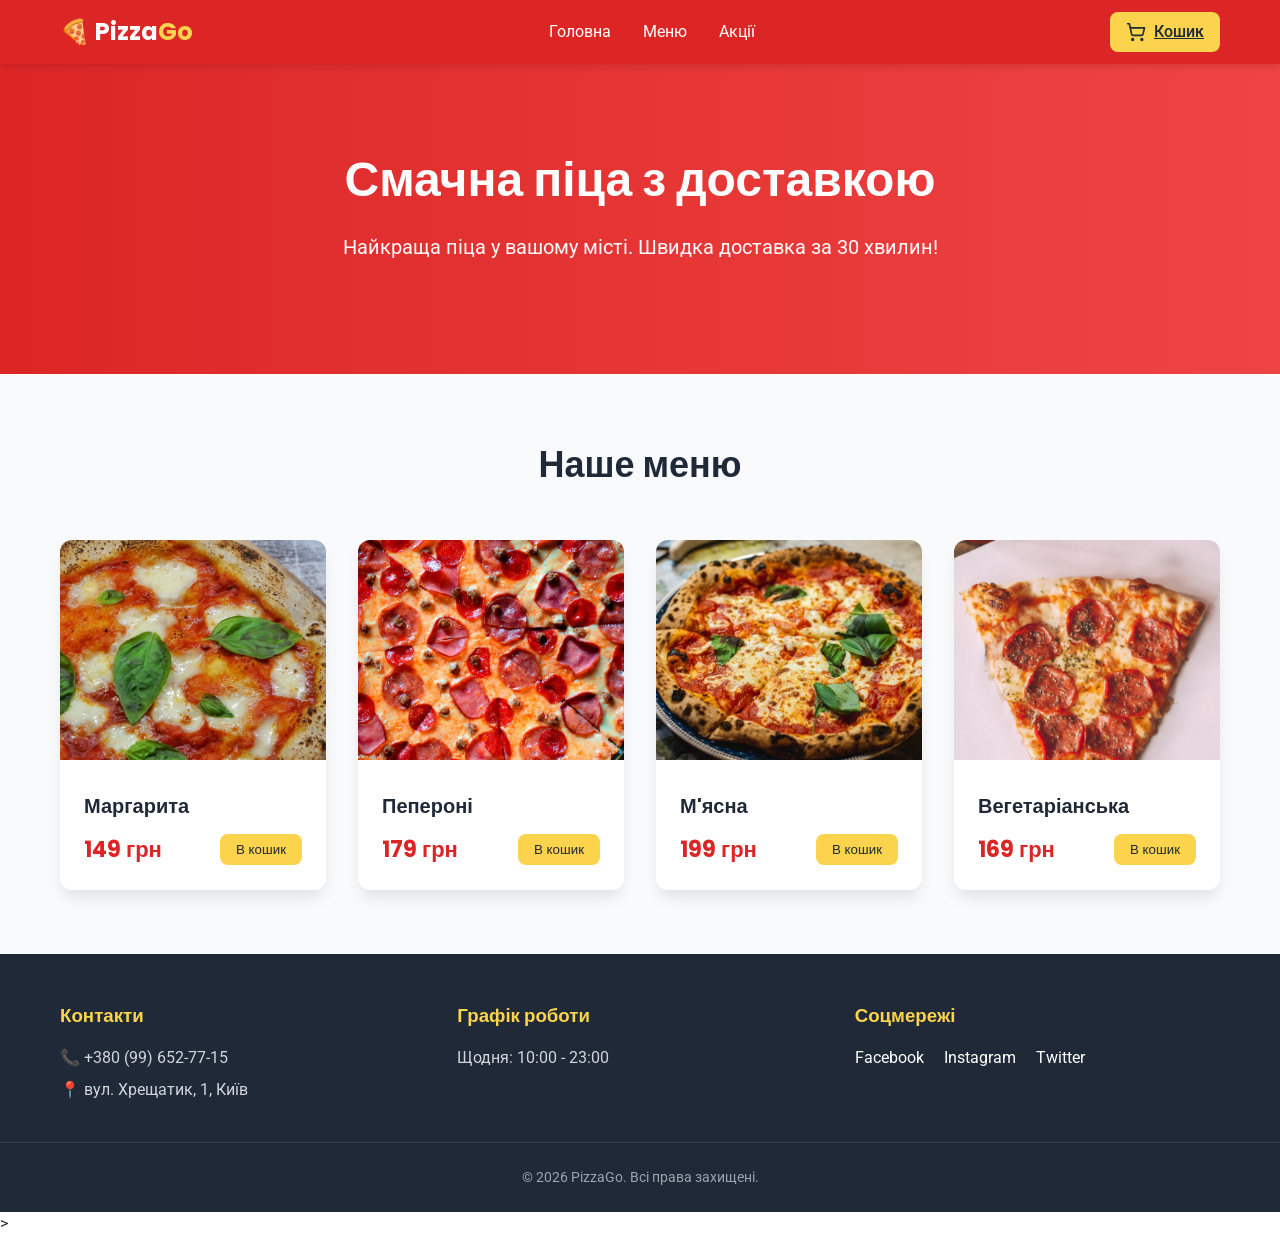
<file: index.html>
<!DOCTYPE html>
<html lang="uk">
<head>
    <meta charset="UTF-8">
    <meta name="viewport" content="width=device-width, initial-scale=1.0">
    <title>PizzaGo — Смачна піца з доставкою</title>
    <link rel="preconnect" href="https://fonts.googleapis.com">
    <link rel="preconnect" href="https://fonts.gstatic.com" crossorigin>
    <link href="https://fonts.googleapis.com/css2?family=Poppins:wght@400;600;700&family=Roboto:wght@400;500;700&display=swap" rel="stylesheet">
    <link rel="stylesheet" href="style.css">
</head>
<body>

    <header class="header">
        <div class="container header-container">
            <div class="logo">
                <span>🍕 Pizza</span><span class="logo-accent">Go</span>
            </div>
            
            <nav class="nav-menu" id="navMenu">
                <a href="#" class="nav-link">Головна</a>
                <a href="#menu" class="nav-link">Меню</a>
                <a href="#" class="nav-link">Акції</a>
            </nav>

            <div class="header-actions">
                <a href="cart.html" class="cart-btn" id="cartBtn">
                    <svg width="20" height="20" viewBox="0 0 24 24" fill="none" stroke="currentColor" stroke-width="2" stroke-linecap="round" stroke-linejoin="round"><circle cx="8" cy="21" r="1"/><circle cx="19" cy="21" r="1"/><path d="M2.05 2.05h2l2.66 12.42a2 2 0 0 0 2 1.58h9.78a2 2 0 0 0 1.95-1.57l1.65-7.43H5.12"/></svg>
                    <span>Кошик</span>
                    <span class="cart-count" id="cartCount">0</span>
                </a>
                <button class="menu-toggle" id="menuToggle">☰</button>
            </div>
        </div>
    </header>

    <section class="hero">
        <div class="hero-container">
            <h1>Смачна піца з доставкою</h1>
            <p>Найкраща піца у вашому місті. Швидка доставка за 30 хвилин!</p>
        </div>
    </section>

    <section id="menu" class="menu-section">
        <div class="container">
            <h2 class="section-title">Наше меню</h2>
            <div class="pizza-grid" id="pizzaGrid"></div>
        </div>
    </section>

    <footer class="footer">
        <div class="container footer-grid">
            <div>
                <h3>Контакти</h3>
                <p>📞 +380 (99) 652-77-15</p>
                <p>📍 вул. Хрещатик, 1, Київ</p>
            </div>
            <div>
                <h3>Графік роботи</h3>
                <p>Щодня: 10:00 - 23:00</p>
            </div>
            <div>
                <h3>Соцмережі</h3>
                <div class="social-links">
                    <a href="#">Facebook</a>
                    <a href="#">Instagram</a>
                    <a href="#">Twitter</a>
                </div>
            </div>
        </div>
        <div class="footer-bottom">
            <p>© 2026 PizzaGo. Всі права захищені.</p>
        </div>
    </footer>

    <script src="script.js"></script>
</body>
</html>>
</file>
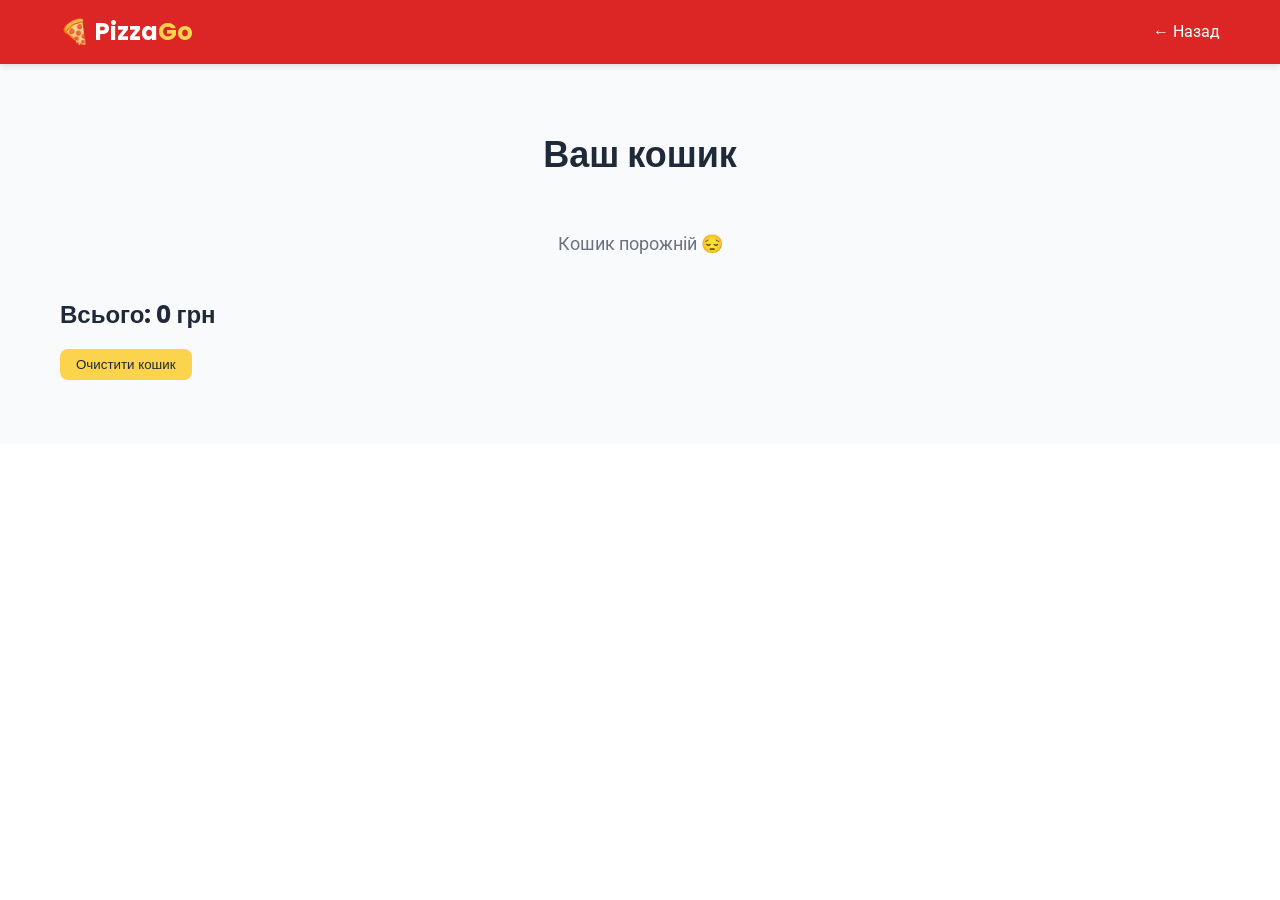
<file: cart.html>
<!DOCTYPE html>
<html lang="uk">
<head>
    <meta charset="UTF-8">
    <meta name="viewport" content="width=device-width, initial-scale=1.0">
    <title>Кошик - PizzaGo</title>
    <link rel="preconnect" href="https://fonts.googleapis.com">
    <link rel="preconnect" href="https://fonts.gstatic.com" crossorigin>
    <link href="https://fonts.googleapis.com/css2?family=Poppins:wght@400;600;700&family=Roboto:wght@400;500;700&display=swap" rel="stylesheet">
    <link rel="stylesheet" href="style.css">
</head>
<body>

<header class="header">
    <div class="container header-container">
        <div class="logo">
            <span>🍕 Pizza</span><span class="logo-accent">Go</span>
        </div>
        <a href="index.html" class="nav-link">← Назад</a>
    </div>
</header>

<section class="menu-section">
    <div class="container">
        <h2 class="section-title">Ваш кошик</h2>
        <div class="pizza-grid" id="cartItems"></div>
        <div style="margin-top: 40px; text-align: left;">
            <h2 id="cartTotal" style="margin-bottom: 16px; font-family: 'Poppins', sans-serif;">Всього: 0 грн</h2>
            <button onclick="clearCart()" class="btn-add">Очистити кошик</button>
        </div>
    </div>
</section>

<script src="cart.js"></script>
</body>
</html>
</file>
<file: style.css>
* {
    margin: 0;
    padding: 0;
    box-sizing: border-box;
}

html {
  scroll-behavior: smooth;
}

body {
    font-family: 'Roboto', sans-serif;
    background-color: #ffffff;
    color: #1F2937;
    line-height: 1.5;
}

.container {
    max-width: 1200px;
    margin: 0 auto;
    padding: 0 20px;
}

.header {
    background-color: #DC2626;
    color: white;
    position: sticky;
    top: 0;
    z-index: 50;
    box-shadow: 0 4px 6px -1px rgba(0, 0, 0, 0.1);
}

.header-container {
    display: flex;
    justify-content: space-between;
    align-items: center;
    height: 64px;
}

.logo {
    font-family: 'Poppins', sans-serif;
    font-size: 24px;
    font-weight: bold;
}

.logo-accent {
    color: #FCD34D;
}

.nav-menu {
    display: flex;
    gap: 32px;
}

.nav-link {
    color: white;
    text-decoration: none;
    transition: color 0.2s;
}

.nav-link:hover {
    color: #FCD34D;
}

.header-actions {
    display: flex;
    align-items: center;
    gap: 12px;
}

.cart-btn {
    display: flex;
    align-items: center;
    gap: 8px;
    background-color: #FCD34D;
    color: #1F2937;
    border: none;
    padding: 8px 16px;
    border-radius: 8px;
    font-weight: 500;
    cursor: pointer;
    transition: background-color 0.2s;
}

.cart-btn:hover {
    background-color: #FDE047;
}

.cart-count {
    background-color: #DC2626;
    color: white;
    border-radius: 50%;
    width: 22px;
    height: 22px;
    display: none;
    align-items: center;
    justify-content: center;
    font-size: 12px;
    font-weight: bold;
}

.menu-toggle {
    display: none;
    background: none;
    border: none;
    color: white;
    font-size: 28px;
    cursor: pointer;
}

.hero {
    background: linear-gradient(to right, #DC2626, #EF4444);
    color: white;
    text-align: center;
    padding: 80px 20px;
}

.hero-container h1 {
    font-family: 'Poppins', sans-serif;
    font-size: 48px;
    margin-bottom: 16px;
}

.hero-container p {
    font-size: 20px;
    margin-bottom: 32px;
    color: #F9FAFB;
}

.btn-primary {
    background-color: #FCD34D;
    color: #1F2937;
    border: none;
    padding: 12px 32px;
    border-radius: 8px;
    font-size: 18px;
    font-weight: bold;
    cursor: pointer;
    box-shadow: 0 4px 6px rgba(0,0,0,0.1);
    transition: background-color 0.2s;
}

.btn-primary:hover {
    background-color: #FDE047;
}

.menu-section {
    padding: 64px 0;
    background-color: #F9FAFB;
}

.section-title {
    font-family: 'Poppins', sans-serif;
    text-align: center;
    font-size: 36px;
    margin-bottom: 48px;
}

.pizza-grid {
    display: grid;
    grid-template-columns: repeat(auto-fill, minmax(260px, 1fr));
    gap: 32px;
}

.pizza-card {
    background: white;
    border-radius: 12px;
    overflow: hidden;
    box-shadow: 0 10px 15px -3px rgba(0, 0, 0, 0.1);
    transition: transform 0.2s, box-shadow 0.2s;
}

.pizza-card:hover {
    transform: translateY(-4px);
    box-shadow: 0 20px 25px -5px rgba(0, 0, 0, 0.1);
}

.pizza-img {
    width: 100%;
    height: 220px;
    object-fit: cover;
}

.pizza-info {
    padding: 24px;
}

.pizza-name {
    font-family: 'Poppins', sans-serif;
    font-size: 20px;
    margin-bottom: 12px;
}

.pizza-footer {
    display: flex;
    justify-content: space-between;
    align-items: center;
}

.pizza-price {
    font-family: 'Poppins', sans-serif;
    font-size: 22px;
    color: #DC2626;
    font-weight: bold;
}

.btn-add {
    background-color: #FCD34D;
    color: #1F2937;
    border: none;
    padding: 8px 16px;
    border-radius: 8px;
    cursor: pointer;
    font-weight: 500;
    transition: background-color 0.2s;
}

.btn-add:hover {
    background-color: #FDE047;
}

.footer {
    background-color: #1F2937;
    color: white;
    padding: 48px 0 24px 0;
}

.footer-grid {
    display: grid;
    grid-template-columns: repeat(auto-fit, minmax(200px, 1fr));
    gap: 32px;
    margin-bottom: 32px;
}

.footer-grid h3 {
    color: #FCD34D;
    font-family: 'Poppins', sans-serif;
    margin-bottom: 16px;
}

.footer-grid p {
    color: #D1D5DB;
    margin-bottom: 8px;
}

.social-links a {
    color: white;
    margin-right: 16px;
    text-decoration: none;
    transition: color 0.2s;
}

.social-links a:hover {
    color: #FCD34D;
}

.footer-bottom {
    text-align: center;
    border-top: 1px solid #374151;
    padding-top: 24px;
    color: #9CA3AF;
    font-size: 14px;
}

.cart-item-meta {
    color: #4B5563;
    margin-bottom: 4px;
}

.cart-item-price-info {
    color: #9CA3AF;
    font-size: 14px;
    margin-bottom: 12px;
}

.cart-controls {
    justify-content: flex-start;
    gap: 12px;
}

.cart-btn-qty {
    padding: 4px 12px;
}

.cart-qty-num {
    font-weight: bold;
    font-size: 18px;
    min-width: 20px;
    text-align: center;
}

.cart-empty-text {
    grid-column: 1/-1;
    text-align: center;
    color: #6B7280;
    font-size: 18px;
}

.cart-summary {
    margin-top: 40px;
    text-align: left;
}

.cart-total-title {
    margin-bottom: 16px;
    font-family: 'Poppins', sans-serif;
}

@media (max-width: 768px) {
    .nav-menu {
        display: none;
        flex-direction: column;
        position: absolute;
        top: 64px;
        left: 0;
        width: 100%;
        background: #DC2626;
        padding: 20px;
        z-index: 100;
    }
    
    .menu-toggle {
        display: block;
    }
    
    .hero-container h1 {
        font-size: 32px;
    }
}

.nav-menu.active {
    display: flex;
}
</file>
